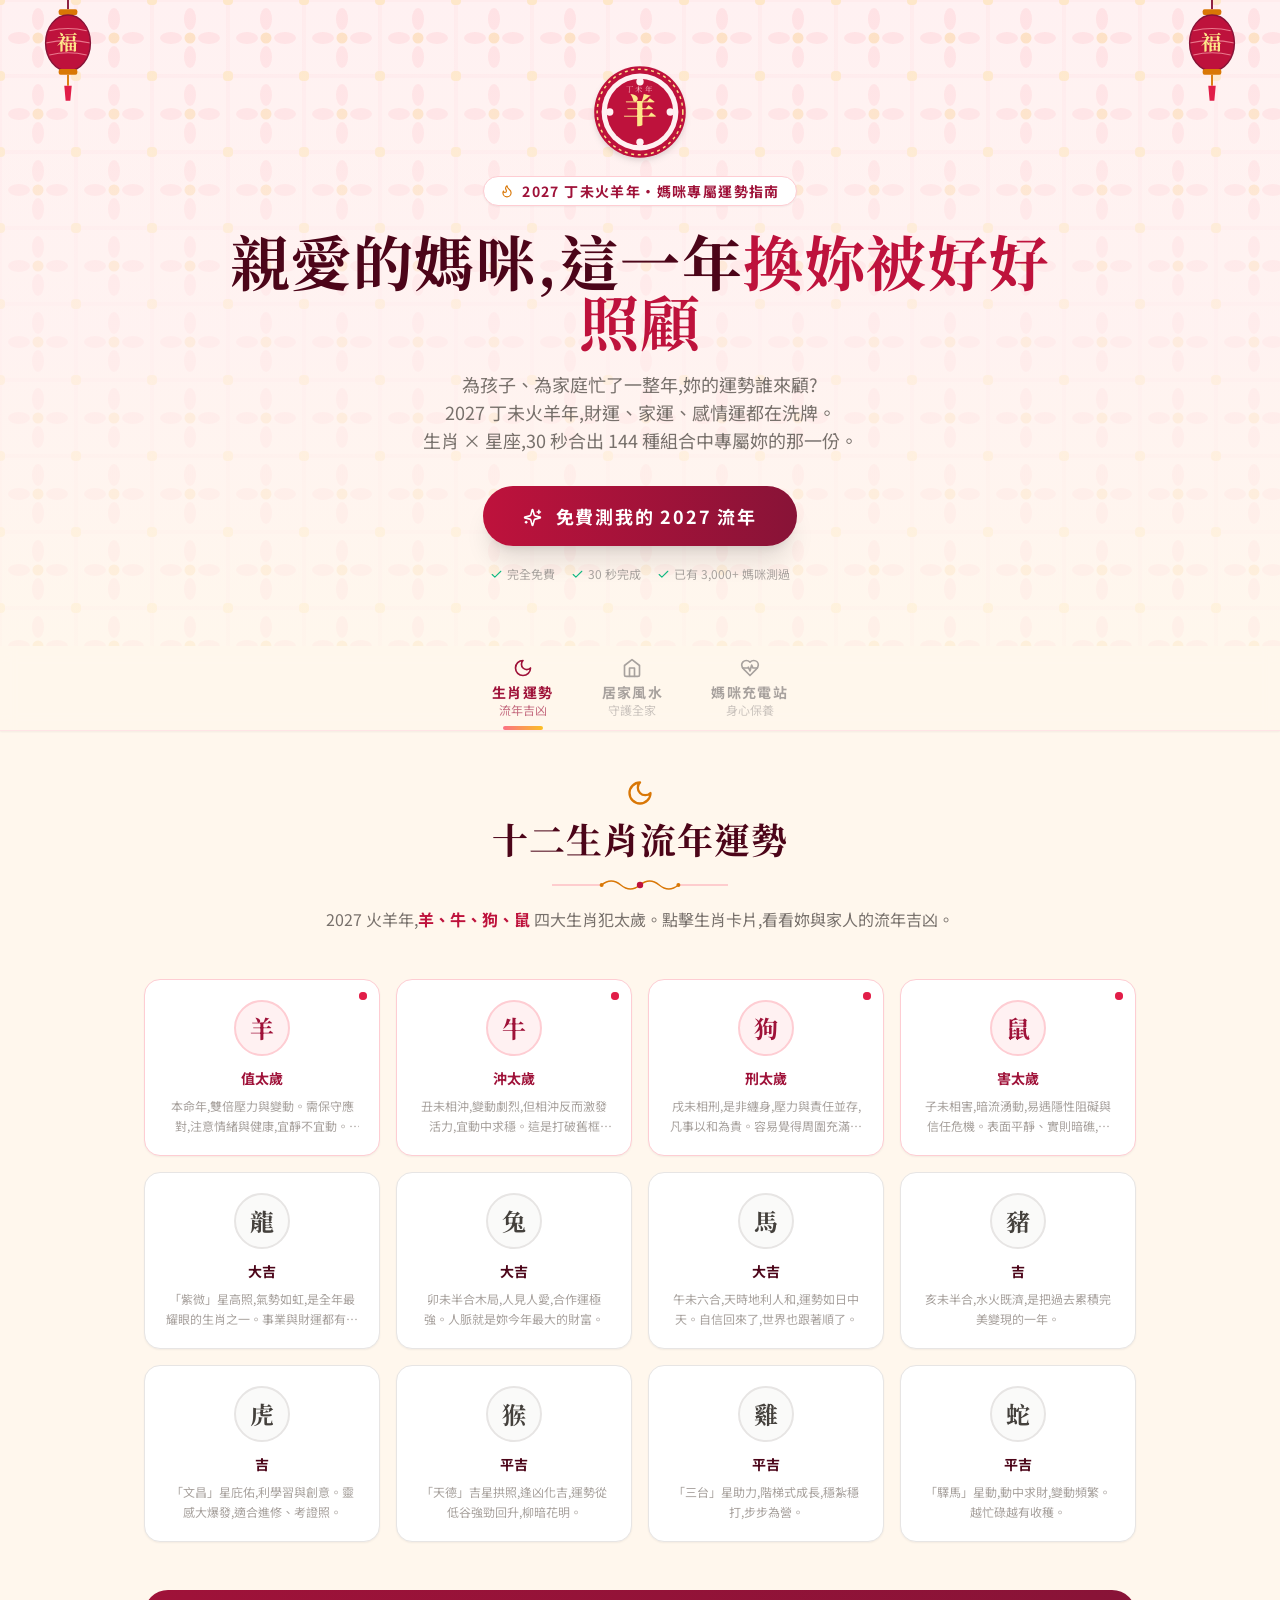
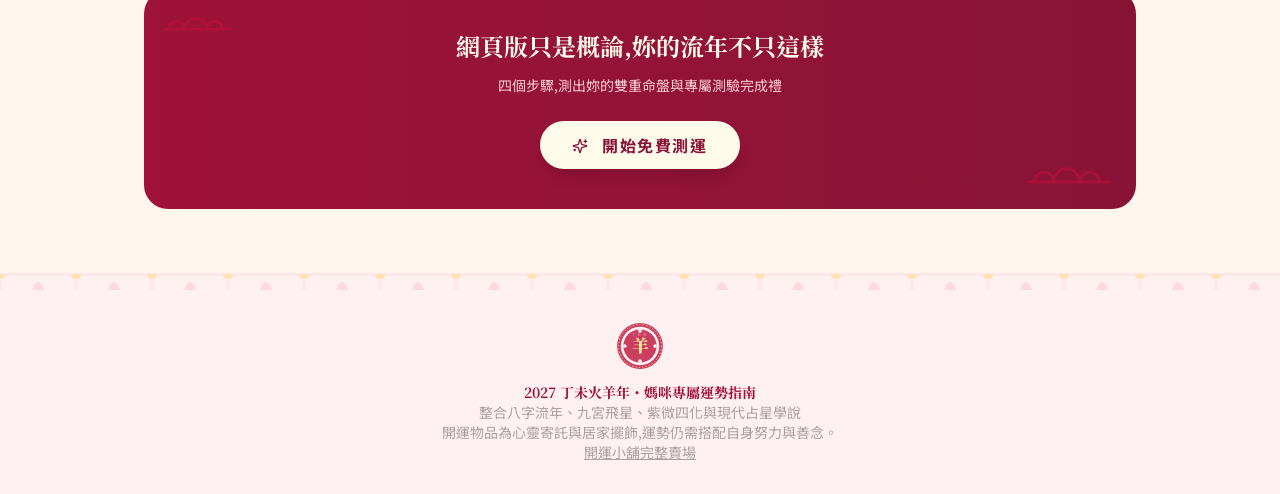
<file: index.html>
<!DOCTYPE html>
<html lang="zh-TW">
  <head>
    <meta charset="UTF-8" />
    <meta name="viewport" content="width=device-width, initial-scale=1.0" />
    <meta name="description" content="2027丁未火羊年媽咪專屬運勢指南。生肖×星座雙重命盤，免費測流年吉凶，守護全家也疼愛自己。開運好物全台7-11取貨付款。" />
    <meta name="keywords" content="2027運勢,丁未年,犯太歲,生肖運勢,星座,媽咪,開運,風水,御守,粉晶,黑曜石" />
    <!-- Open Graph (FB/Line 分享預覽) -->
    <meta property="og:title" content="2027丁未火羊年・媽咪專屬運勢指南" />
    <meta property="og:description" content="生肖×星座雙重命盤，30秒測出妳的流年吉凶。免費開運三招＋開運好物7-11取貨付款。" />
    <meta property="og:type" content="website" />
    <meta property="og:locale" content="zh_TW" />
    <title>2027丁未火羊年・媽咪專屬運勢指南</title>
    <link rel="icon" type="image/svg+xml" href="data:image/svg+xml,<svg xmlns='http://www.w3.org/2000/svg' viewBox='0 0 100 100'><text y='.9em' font-size='90'>🐑</text></svg>" />
    <script type="module" crossorigin src="./assets/index-Btu4S-bK.js"></script>
    <link rel="stylesheet" crossorigin href="./assets/index-BE7GidxX.css">
  </head>
  <body>
    <div id="root"></div>
  </body>
</html>
</file>
<file: assets/index-BE7GidxX.css>
*,:before,:after{--tw-border-spacing-x: 0;--tw-border-spacing-y: 0;--tw-translate-x: 0;--tw-translate-y: 0;--tw-rotate: 0;--tw-skew-x: 0;--tw-skew-y: 0;--tw-scale-x: 1;--tw-scale-y: 1;--tw-pan-x: ;--tw-pan-y: ;--tw-pinch-zoom: ;--tw-scroll-snap-strictness: proximity;--tw-gradient-from-position: ;--tw-gradient-via-position: ;--tw-gradient-to-position: ;--tw-ordinal: ;--tw-slashed-zero: ;--tw-numeric-figure: ;--tw-numeric-spacing: ;--tw-numeric-fraction: ;--tw-ring-inset: ;--tw-ring-offset-width: 0px;--tw-ring-offset-color: #fff;--tw-ring-color: rgb(59 130 246 / .5);--tw-ring-offset-shadow: 0 0 #0000;--tw-ring-shadow: 0 0 #0000;--tw-shadow: 0 0 #0000;--tw-shadow-colored: 0 0 #0000;--tw-blur: ;--tw-brightness: ;--tw-contrast: ;--tw-grayscale: ;--tw-hue-rotate: ;--tw-invert: ;--tw-saturate: ;--tw-sepia: ;--tw-drop-shadow: ;--tw-backdrop-blur: ;--tw-backdrop-brightness: ;--tw-backdrop-contrast: ;--tw-backdrop-grayscale: ;--tw-backdrop-hue-rotate: ;--tw-backdrop-invert: ;--tw-backdrop-opacity: ;--tw-backdrop-saturate: ;--tw-backdrop-sepia: ;--tw-contain-size: ;--tw-contain-layout: ;--tw-contain-paint: ;--tw-contain-style: }::backdrop{--tw-border-spacing-x: 0;--tw-border-spacing-y: 0;--tw-translate-x: 0;--tw-translate-y: 0;--tw-rotate: 0;--tw-skew-x: 0;--tw-skew-y: 0;--tw-scale-x: 1;--tw-scale-y: 1;--tw-pan-x: ;--tw-pan-y: ;--tw-pinch-zoom: ;--tw-scroll-snap-strictness: proximity;--tw-gradient-from-position: ;--tw-gradient-via-position: ;--tw-gradient-to-position: ;--tw-ordinal: ;--tw-slashed-zero: ;--tw-numeric-figure: ;--tw-numeric-spacing: ;--tw-numeric-fraction: ;--tw-ring-inset: ;--tw-ring-offset-width: 0px;--tw-ring-offset-color: #fff;--tw-ring-color: rgb(59 130 246 / .5);--tw-ring-offset-shadow: 0 0 #0000;--tw-ring-shadow: 0 0 #0000;--tw-shadow: 0 0 #0000;--tw-shadow-colored: 0 0 #0000;--tw-blur: ;--tw-brightness: ;--tw-contrast: ;--tw-grayscale: ;--tw-hue-rotate: ;--tw-invert: ;--tw-saturate: ;--tw-sepia: ;--tw-drop-shadow: ;--tw-backdrop-blur: ;--tw-backdrop-brightness: ;--tw-backdrop-contrast: ;--tw-backdrop-grayscale: ;--tw-backdrop-hue-rotate: ;--tw-backdrop-invert: ;--tw-backdrop-opacity: ;--tw-backdrop-saturate: ;--tw-backdrop-sepia: ;--tw-contain-size: ;--tw-contain-layout: ;--tw-contain-paint: ;--tw-contain-style: }*,:before,:after{box-sizing:border-box;border-width:0;border-style:solid;border-color:#e5e7eb}:before,:after{--tw-content: ""}html,:host{line-height:1.5;-webkit-text-size-adjust:100%;-moz-tab-size:4;-o-tab-size:4;tab-size:4;font-family:ui-sans-serif,system-ui,sans-serif,"Apple Color Emoji","Segoe UI Emoji",Segoe UI Symbol,"Noto Color Emoji";font-feature-settings:normal;font-variation-settings:normal;-webkit-tap-highlight-color:transparent}body{margin:0;line-height:inherit}hr{height:0;color:inherit;border-top-width:1px}abbr:where([title]){-webkit-text-decoration:underline dotted;text-decoration:underline dotted}h1,h2,h3,h4,h5,h6{font-size:inherit;font-weight:inherit}a{color:inherit;text-decoration:inherit}b,strong{font-weight:bolder}code,kbd,samp,pre{font-family:ui-monospace,SFMono-Regular,Menlo,Monaco,Consolas,Liberation Mono,Courier New,monospace;font-feature-settings:normal;font-variation-settings:normal;font-size:1em}small{font-size:80%}sub,sup{font-size:75%;line-height:0;position:relative;vertical-align:baseline}sub{bottom:-.25em}sup{top:-.5em}table{text-indent:0;border-color:inherit;border-collapse:collapse}button,input,optgroup,select,textarea{font-family:inherit;font-feature-settings:inherit;font-variation-settings:inherit;font-size:100%;font-weight:inherit;line-height:inherit;letter-spacing:inherit;color:inherit;margin:0;padding:0}button,select{text-transform:none}button,input:where([type=button]),input:where([type=reset]),input:where([type=submit]){-webkit-appearance:button;background-color:transparent;background-image:none}:-moz-focusring{outline:auto}:-moz-ui-invalid{box-shadow:none}progress{vertical-align:baseline}::-webkit-inner-spin-button,::-webkit-outer-spin-button{height:auto}[type=search]{-webkit-appearance:textfield;outline-offset:-2px}::-webkit-search-decoration{-webkit-appearance:none}::-webkit-file-upload-button{-webkit-appearance:button;font:inherit}summary{display:list-item}blockquote,dl,dd,h1,h2,h3,h4,h5,h6,hr,figure,p,pre{margin:0}fieldset{margin:0;padding:0}legend{padding:0}ol,ul,menu{list-style:none;margin:0;padding:0}dialog{padding:0}textarea{resize:vertical}input::-moz-placeholder,textarea::-moz-placeholder{opacity:1;color:#9ca3af}input::placeholder,textarea::placeholder{opacity:1;color:#9ca3af}button,[role=button]{cursor:pointer}:disabled{cursor:default}img,svg,video,canvas,audio,iframe,embed,object{display:block;vertical-align:middle}img,video{max-width:100%;height:auto}[hidden]:where(:not([hidden=until-found])){display:none}.pointer-events-none{pointer-events:none}.fixed{position:fixed}.absolute{position:absolute}.relative{position:relative}.sticky{position:sticky}.inset-0{top:0;right:0;bottom:0;left:0}.-bottom-2{bottom:-.5rem}.-left-3{left:-.75rem}.-right-3{right:-.75rem}.-top-3{top:-.75rem}.bottom-0{bottom:0}.bottom-4{bottom:1rem}.left-0{left:0}.left-1\/2{left:50%}.left-3{left:.75rem}.left-4{left:1rem}.right-12{right:3rem}.right-3{right:.75rem}.right-4{right:1rem}.top-0{top:0}.top-3{top:.75rem}.top-4{top:1rem}.z-10{z-index:10}.z-30{z-index:30}.z-40{z-index:40}.z-50{z-index:50}.mx-auto{margin-left:auto;margin-right:auto}.my-1{margin-top:.25rem;margin-bottom:.25rem}.-mt-1{margin-top:-.25rem}.mb-1{margin-bottom:.25rem}.mb-1\.5{margin-bottom:.375rem}.mb-10{margin-bottom:2.5rem}.mb-2{margin-bottom:.5rem}.mb-3{margin-bottom:.75rem}.mb-4{margin-bottom:1rem}.mb-5{margin-bottom:1.25rem}.mb-6{margin-bottom:1.5rem}.mb-8{margin-bottom:2rem}.mr-1{margin-right:.25rem}.mr-2{margin-right:.5rem}.mt-0\.5{margin-top:.125rem}.mt-1{margin-top:.25rem}.mt-2{margin-top:.5rem}.mt-3{margin-top:.75rem}.mt-4{margin-top:1rem}.mt-5{margin-top:1.25rem}.line-clamp-2{overflow:hidden;display:-webkit-box;-webkit-box-orient:vertical;-webkit-line-clamp:2}.block{display:block}.inline-block{display:inline-block}.inline{display:inline}.flex{display:flex}.inline-flex{display:inline-flex}.grid{display:grid}.hidden{display:none}.h-1{height:.25rem}.h-14{height:3.5rem}.h-16{height:4rem}.h-2{height:.5rem}.h-4{height:1rem}.h-5{height:1.25rem}.h-full{height:100%}.max-h-screen{max-height:100vh}.min-h-screen{min-height:100vh}.w-10{width:2.5rem}.w-12{width:3rem}.w-14{width:3.5rem}.w-16{width:4rem}.w-2{width:.5rem}.w-20{width:5rem}.w-24{width:6rem}.w-4{width:1rem}.w-44{width:11rem}.w-5{width:1.25rem}.w-8{width:2rem}.w-full{width:100%}.min-w-0{min-width:0px}.max-w-2xl{max-width:42rem}.max-w-3xl{max-width:48rem}.max-w-4xl{max-width:56rem}.max-w-5xl{max-width:64rem}.max-w-lg{max-width:32rem}.max-w-xl{max-width:36rem}.flex-1{flex:1 1 0%}.shrink-0{flex-shrink:0}.-translate-x-1\/2{--tw-translate-x: -50%;transform:translate(var(--tw-translate-x),var(--tw-translate-y)) rotate(var(--tw-rotate)) skew(var(--tw-skew-x)) skewY(var(--tw-skew-y)) scaleX(var(--tw-scale-x)) scaleY(var(--tw-scale-y))}.transform{transform:translate(var(--tw-translate-x),var(--tw-translate-y)) rotate(var(--tw-rotate)) skew(var(--tw-skew-x)) skewY(var(--tw-skew-y)) scaleX(var(--tw-scale-x)) scaleY(var(--tw-scale-y))}@keyframes ping{75%,to{transform:scale(2);opacity:0}}.animate-ping{animation:ping 1s cubic-bezier(0,0,.2,1) infinite}.grid-cols-1{grid-template-columns:repeat(1,minmax(0,1fr))}.grid-cols-2{grid-template-columns:repeat(2,minmax(0,1fr))}.grid-cols-3{grid-template-columns:repeat(3,minmax(0,1fr))}.grid-cols-4{grid-template-columns:repeat(4,minmax(0,1fr))}.flex-col{flex-direction:column}.flex-wrap{flex-wrap:wrap}.items-start{align-items:flex-start}.items-end{align-items:flex-end}.items-center{align-items:center}.justify-center{justify-content:center}.justify-between{justify-content:space-between}.gap-1{gap:.25rem}.gap-2{gap:.5rem}.gap-2\.5{gap:.625rem}.gap-3{gap:.75rem}.gap-4{gap:1rem}.gap-5{gap:1.25rem}.space-y-10>:not([hidden])~:not([hidden]){--tw-space-y-reverse: 0;margin-top:calc(2.5rem * calc(1 - var(--tw-space-y-reverse)));margin-bottom:calc(2.5rem * var(--tw-space-y-reverse))}.space-y-12>:not([hidden])~:not([hidden]){--tw-space-y-reverse: 0;margin-top:calc(3rem * calc(1 - var(--tw-space-y-reverse)));margin-bottom:calc(3rem * var(--tw-space-y-reverse))}.space-y-2>:not([hidden])~:not([hidden]){--tw-space-y-reverse: 0;margin-top:calc(.5rem * calc(1 - var(--tw-space-y-reverse)));margin-bottom:calc(.5rem * var(--tw-space-y-reverse))}.space-y-2\.5>:not([hidden])~:not([hidden]){--tw-space-y-reverse: 0;margin-top:calc(.625rem * calc(1 - var(--tw-space-y-reverse)));margin-bottom:calc(.625rem * var(--tw-space-y-reverse))}.space-y-3>:not([hidden])~:not([hidden]){--tw-space-y-reverse: 0;margin-top:calc(.75rem * calc(1 - var(--tw-space-y-reverse)));margin-bottom:calc(.75rem * var(--tw-space-y-reverse))}.space-y-4>:not([hidden])~:not([hidden]){--tw-space-y-reverse: 0;margin-top:calc(1rem * calc(1 - var(--tw-space-y-reverse)));margin-bottom:calc(1rem * var(--tw-space-y-reverse))}.space-y-5>:not([hidden])~:not([hidden]){--tw-space-y-reverse: 0;margin-top:calc(1.25rem * calc(1 - var(--tw-space-y-reverse)));margin-bottom:calc(1.25rem * var(--tw-space-y-reverse))}.space-y-8>:not([hidden])~:not([hidden]){--tw-space-y-reverse: 0;margin-top:calc(2rem * calc(1 - var(--tw-space-y-reverse)));margin-bottom:calc(2rem * var(--tw-space-y-reverse))}.self-start{align-self:flex-start}.overflow-hidden{overflow:hidden}.overflow-x-auto{overflow-x:auto}.overflow-y-auto{overflow-y:auto}.whitespace-nowrap{white-space:nowrap}.rounded-2xl{border-radius:1rem}.rounded-3xl{border-radius:1.5rem}.rounded-full{border-radius:9999px}.rounded-lg{border-radius:.5rem}.rounded-xl{border-radius:.75rem}.rounded-t-3xl{border-top-left-radius:1.5rem;border-top-right-radius:1.5rem}.border{border-width:1px}.border-2{border-width:2px}.border-b{border-bottom-width:1px}.border-b-2{border-bottom-width:2px}.border-t{border-top-width:1px}.border-amber-200{--tw-border-opacity: 1;border-color:rgb(253 230 138 / var(--tw-border-opacity, 1))}.border-amber-300{--tw-border-opacity: 1;border-color:rgb(252 211 77 / var(--tw-border-opacity, 1))}.border-emerald-200{--tw-border-opacity: 1;border-color:rgb(167 243 208 / var(--tw-border-opacity, 1))}.border-red-300{--tw-border-opacity: 1;border-color:rgb(252 165 165 / var(--tw-border-opacity, 1))}.border-rose-100{--tw-border-opacity: 1;border-color:rgb(255 228 230 / var(--tw-border-opacity, 1))}.border-rose-200{--tw-border-opacity: 1;border-color:rgb(254 205 211 / var(--tw-border-opacity, 1))}.border-rose-700{--tw-border-opacity: 1;border-color:rgb(190 18 60 / var(--tw-border-opacity, 1))}.border-stone-100{--tw-border-opacity: 1;border-color:rgb(245 245 244 / var(--tw-border-opacity, 1))}.border-stone-200{--tw-border-opacity: 1;border-color:rgb(231 229 228 / var(--tw-border-opacity, 1))}.border-transparent{border-color:transparent}.bg-amber-100{--tw-bg-opacity: 1;background-color:rgb(254 243 199 / var(--tw-bg-opacity, 1))}.bg-amber-300{--tw-bg-opacity: 1;background-color:rgb(252 211 77 / var(--tw-bg-opacity, 1))}.bg-amber-50{--tw-bg-opacity: 1;background-color:rgb(255 251 235 / var(--tw-bg-opacity, 1))}.bg-amber-500{--tw-bg-opacity: 1;background-color:rgb(245 158 11 / var(--tw-bg-opacity, 1))}.bg-emerald-100{--tw-bg-opacity: 1;background-color:rgb(209 250 229 / var(--tw-bg-opacity, 1))}.bg-emerald-50{--tw-bg-opacity: 1;background-color:rgb(236 253 245 / var(--tw-bg-opacity, 1))}.bg-orange-50{--tw-bg-opacity: 1;background-color:rgb(255 247 237 / var(--tw-bg-opacity, 1))}.bg-red-100{--tw-bg-opacity: 1;background-color:rgb(254 226 226 / var(--tw-bg-opacity, 1))}.bg-rose-100{--tw-bg-opacity: 1;background-color:rgb(255 228 230 / var(--tw-bg-opacity, 1))}.bg-rose-400{--tw-bg-opacity: 1;background-color:rgb(251 113 133 / var(--tw-bg-opacity, 1))}.bg-rose-50{--tw-bg-opacity: 1;background-color:rgb(255 241 242 / var(--tw-bg-opacity, 1))}.bg-rose-600{--tw-bg-opacity: 1;background-color:rgb(225 29 72 / var(--tw-bg-opacity, 1))}.bg-rose-700{--tw-bg-opacity: 1;background-color:rgb(190 18 60 / var(--tw-bg-opacity, 1))}.bg-rose-950{--tw-bg-opacity: 1;background-color:rgb(76 5 25 / var(--tw-bg-opacity, 1))}.bg-stone-100{--tw-bg-opacity: 1;background-color:rgb(245 245 244 / var(--tw-bg-opacity, 1))}.bg-stone-50{--tw-bg-opacity: 1;background-color:rgb(250 250 249 / var(--tw-bg-opacity, 1))}.bg-white{--tw-bg-opacity: 1;background-color:rgb(255 255 255 / var(--tw-bg-opacity, 1))}.bg-opacity-70{--tw-bg-opacity: .7}.bg-opacity-95{--tw-bg-opacity: .95}.bg-gradient-to-b{background-image:linear-gradient(to bottom,var(--tw-gradient-stops))}.bg-gradient-to-br{background-image:linear-gradient(to bottom right,var(--tw-gradient-stops))}.bg-gradient-to-r{background-image:linear-gradient(to right,var(--tw-gradient-stops))}.from-amber-50{--tw-gradient-from: #fffbeb var(--tw-gradient-from-position);--tw-gradient-to: rgb(255 251 235 / 0) var(--tw-gradient-to-position);--tw-gradient-stops: var(--tw-gradient-from), var(--tw-gradient-to)}.from-amber-500{--tw-gradient-from: #f59e0b var(--tw-gradient-from-position);--tw-gradient-to: rgb(245 158 11 / 0) var(--tw-gradient-to-position);--tw-gradient-stops: var(--tw-gradient-from), var(--tw-gradient-to)}.from-rose-400{--tw-gradient-from: #fb7185 var(--tw-gradient-from-position);--tw-gradient-to: rgb(251 113 133 / 0) var(--tw-gradient-to-position);--tw-gradient-stops: var(--tw-gradient-from), var(--tw-gradient-to)}.from-rose-50{--tw-gradient-from: #fff1f2 var(--tw-gradient-from-position);--tw-gradient-to: rgb(255 241 242 / 0) var(--tw-gradient-to-position);--tw-gradient-stops: var(--tw-gradient-from), var(--tw-gradient-to)}.from-rose-700{--tw-gradient-from: #be123c var(--tw-gradient-from-position);--tw-gradient-to: rgb(190 18 60 / 0) var(--tw-gradient-to-position);--tw-gradient-stops: var(--tw-gradient-from), var(--tw-gradient-to)}.from-rose-800{--tw-gradient-from: #9f1239 var(--tw-gradient-from-position);--tw-gradient-to: rgb(159 18 57 / 0) var(--tw-gradient-to-position);--tw-gradient-stops: var(--tw-gradient-from), var(--tw-gradient-to)}.from-rose-900{--tw-gradient-from: #881337 var(--tw-gradient-from-position);--tw-gradient-to: rgb(136 19 55 / 0) var(--tw-gradient-to-position);--tw-gradient-stops: var(--tw-gradient-from), var(--tw-gradient-to)}.from-transparent{--tw-gradient-from: transparent var(--tw-gradient-from-position);--tw-gradient-to: rgb(0 0 0 / 0) var(--tw-gradient-to-position);--tw-gradient-stops: var(--tw-gradient-from), var(--tw-gradient-to)}.via-rose-50{--tw-gradient-to: rgb(255 241 242 / 0) var(--tw-gradient-to-position);--tw-gradient-stops: var(--tw-gradient-from), #fff1f2 var(--tw-gradient-via-position), var(--tw-gradient-to)}.to-amber-400{--tw-gradient-to: #fbbf24 var(--tw-gradient-to-position)}.to-amber-600{--tw-gradient-to: #d97706 var(--tw-gradient-to-position)}.to-orange-50{--tw-gradient-to: #fff7ed var(--tw-gradient-to-position)}.to-rose-50{--tw-gradient-to: #fff1f2 var(--tw-gradient-to-position)}.to-rose-700{--tw-gradient-to: #be123c var(--tw-gradient-to-position)}.to-rose-800{--tw-gradient-to: #9f1239 var(--tw-gradient-to-position)}.to-rose-900{--tw-gradient-to: #881337 var(--tw-gradient-to-position)}.p-2{padding:.5rem}.p-3{padding:.75rem}.p-4{padding:1rem}.p-5{padding:1.25rem}.p-6{padding:1.5rem}.p-7{padding:1.75rem}.px-10{padding-left:2.5rem;padding-right:2.5rem}.px-2{padding-left:.5rem;padding-right:.5rem}.px-3{padding-left:.75rem;padding-right:.75rem}.px-4{padding-left:1rem;padding-right:1rem}.px-5{padding-left:1.25rem;padding-right:1.25rem}.px-6{padding-left:1.5rem;padding-right:1.5rem}.px-8{padding-left:2rem;padding-right:2rem}.py-1{padding-top:.25rem;padding-bottom:.25rem}.py-12{padding-top:3rem;padding-bottom:3rem}.py-2{padding-top:.5rem;padding-bottom:.5rem}.py-3{padding-top:.75rem;padding-bottom:.75rem}.py-4{padding-top:1rem;padding-bottom:1rem}.py-6{padding-top:1.5rem;padding-bottom:1.5rem}.py-8{padding-top:2rem;padding-bottom:2rem}.pb-12{padding-bottom:3rem}.pb-28{padding-bottom:7rem}.pb-5{padding-bottom:1.25rem}.pt-14{padding-top:3.5rem}.pt-2{padding-top:.5rem}.pt-4{padding-top:1rem}.pt-6{padding-top:1.5rem}.text-center{text-align:center}.text-2xl{font-size:1.5rem;line-height:2rem}.text-3xl{font-size:1.875rem;line-height:2.25rem}.text-base{font-size:1rem;line-height:1.5rem}.text-lg{font-size:1.125rem;line-height:1.75rem}.text-sm{font-size:.875rem;line-height:1.25rem}.text-xl{font-size:1.25rem;line-height:1.75rem}.text-xs{font-size:.75rem;line-height:1rem}.font-bold{font-weight:700}.font-medium{font-weight:500}.leading-relaxed{line-height:1.625}.leading-snug{line-height:1.375}.tracking-wide{letter-spacing:.025em}.tracking-wider{letter-spacing:.05em}.tracking-widest{letter-spacing:.1em}.text-amber-100{--tw-text-opacity: 1;color:rgb(254 243 199 / var(--tw-text-opacity, 1))}.text-amber-50{--tw-text-opacity: 1;color:rgb(255 251 235 / var(--tw-text-opacity, 1))}.text-amber-500{--tw-text-opacity: 1;color:rgb(245 158 11 / var(--tw-text-opacity, 1))}.text-amber-600{--tw-text-opacity: 1;color:rgb(217 119 6 / var(--tw-text-opacity, 1))}.text-amber-700{--tw-text-opacity: 1;color:rgb(180 83 9 / var(--tw-text-opacity, 1))}.text-amber-800{--tw-text-opacity: 1;color:rgb(146 64 14 / var(--tw-text-opacity, 1))}.text-emerald-500{--tw-text-opacity: 1;color:rgb(16 185 129 / var(--tw-text-opacity, 1))}.text-emerald-600{--tw-text-opacity: 1;color:rgb(5 150 105 / var(--tw-text-opacity, 1))}.text-emerald-800{--tw-text-opacity: 1;color:rgb(6 95 70 / var(--tw-text-opacity, 1))}.text-red-800{--tw-text-opacity: 1;color:rgb(153 27 27 / var(--tw-text-opacity, 1))}.text-rose-200{--tw-text-opacity: 1;color:rgb(254 205 211 / var(--tw-text-opacity, 1))}.text-rose-400{--tw-text-opacity: 1;color:rgb(251 113 133 / var(--tw-text-opacity, 1))}.text-rose-500{--tw-text-opacity: 1;color:rgb(244 63 94 / var(--tw-text-opacity, 1))}.text-rose-600{--tw-text-opacity: 1;color:rgb(225 29 72 / var(--tw-text-opacity, 1))}.text-rose-700{--tw-text-opacity: 1;color:rgb(190 18 60 / var(--tw-text-opacity, 1))}.text-rose-800{--tw-text-opacity: 1;color:rgb(159 18 57 / var(--tw-text-opacity, 1))}.text-rose-900{--tw-text-opacity: 1;color:rgb(136 19 55 / var(--tw-text-opacity, 1))}.text-rose-950{--tw-text-opacity: 1;color:rgb(76 5 25 / var(--tw-text-opacity, 1))}.text-sky-600{--tw-text-opacity: 1;color:rgb(2 132 199 / var(--tw-text-opacity, 1))}.text-stone-400{--tw-text-opacity: 1;color:rgb(168 162 158 / var(--tw-text-opacity, 1))}.text-stone-500{--tw-text-opacity: 1;color:rgb(120 113 108 / var(--tw-text-opacity, 1))}.text-stone-600{--tw-text-opacity: 1;color:rgb(87 83 78 / var(--tw-text-opacity, 1))}.text-stone-700{--tw-text-opacity: 1;color:rgb(68 64 60 / var(--tw-text-opacity, 1))}.text-white{--tw-text-opacity: 1;color:rgb(255 255 255 / var(--tw-text-opacity, 1))}.underline{text-decoration-line:underline}.opacity-20{opacity:.2}.opacity-30{opacity:.3}.opacity-60{opacity:.6}.opacity-70{opacity:.7}.opacity-75{opacity:.75}.opacity-80{opacity:.8}.shadow{--tw-shadow: 0 1px 3px 0 rgb(0 0 0 / .1), 0 1px 2px -1px rgb(0 0 0 / .1);--tw-shadow-colored: 0 1px 3px 0 var(--tw-shadow-color), 0 1px 2px -1px var(--tw-shadow-color);box-shadow:var(--tw-ring-offset-shadow, 0 0 #0000),var(--tw-ring-shadow, 0 0 #0000),var(--tw-shadow)}.shadow-2xl{--tw-shadow: 0 25px 50px -12px rgb(0 0 0 / .25);--tw-shadow-colored: 0 25px 50px -12px var(--tw-shadow-color);box-shadow:var(--tw-ring-offset-shadow, 0 0 #0000),var(--tw-ring-shadow, 0 0 #0000),var(--tw-shadow)}.shadow-lg{--tw-shadow: 0 10px 15px -3px rgb(0 0 0 / .1), 0 4px 6px -4px rgb(0 0 0 / .1);--tw-shadow-colored: 0 10px 15px -3px var(--tw-shadow-color), 0 4px 6px -4px var(--tw-shadow-color);box-shadow:var(--tw-ring-offset-shadow, 0 0 #0000),var(--tw-ring-shadow, 0 0 #0000),var(--tw-shadow)}.shadow-sm{--tw-shadow: 0 1px 2px 0 rgb(0 0 0 / .05);--tw-shadow-colored: 0 1px 2px 0 var(--tw-shadow-color);box-shadow:var(--tw-ring-offset-shadow, 0 0 #0000),var(--tw-ring-shadow, 0 0 #0000),var(--tw-shadow)}.shadow-xl{--tw-shadow: 0 20px 25px -5px rgb(0 0 0 / .1), 0 8px 10px -6px rgb(0 0 0 / .1);--tw-shadow-colored: 0 20px 25px -5px var(--tw-shadow-color), 0 8px 10px -6px var(--tw-shadow-color);box-shadow:var(--tw-ring-offset-shadow, 0 0 #0000),var(--tw-ring-shadow, 0 0 #0000),var(--tw-shadow)}.ring-2{--tw-ring-offset-shadow: var(--tw-ring-inset) 0 0 0 var(--tw-ring-offset-width) var(--tw-ring-offset-color);--tw-ring-shadow: var(--tw-ring-inset) 0 0 0 calc(2px + var(--tw-ring-offset-width)) var(--tw-ring-color);box-shadow:var(--tw-ring-offset-shadow),var(--tw-ring-shadow),var(--tw-shadow, 0 0 #0000)}.ring-rose-400{--tw-ring-opacity: 1;--tw-ring-color: rgb(251 113 133 / var(--tw-ring-opacity, 1))}.drop-shadow-md{--tw-drop-shadow: drop-shadow(0 4px 3px rgb(0 0 0 / .07)) drop-shadow(0 2px 2px rgb(0 0 0 / .06));filter:var(--tw-blur) var(--tw-brightness) var(--tw-contrast) var(--tw-grayscale) var(--tw-hue-rotate) var(--tw-invert) var(--tw-saturate) var(--tw-sepia) var(--tw-drop-shadow)}.backdrop-blur{--tw-backdrop-blur: blur(8px);-webkit-backdrop-filter:var(--tw-backdrop-blur) var(--tw-backdrop-brightness) var(--tw-backdrop-contrast) var(--tw-backdrop-grayscale) var(--tw-backdrop-hue-rotate) var(--tw-backdrop-invert) var(--tw-backdrop-opacity) var(--tw-backdrop-saturate) var(--tw-backdrop-sepia);backdrop-filter:var(--tw-backdrop-blur) var(--tw-backdrop-brightness) var(--tw-backdrop-contrast) var(--tw-backdrop-grayscale) var(--tw-backdrop-hue-rotate) var(--tw-backdrop-invert) var(--tw-backdrop-opacity) var(--tw-backdrop-saturate) var(--tw-backdrop-sepia)}.backdrop-blur-sm{--tw-backdrop-blur: blur(4px);-webkit-backdrop-filter:var(--tw-backdrop-blur) var(--tw-backdrop-brightness) var(--tw-backdrop-contrast) var(--tw-backdrop-grayscale) var(--tw-backdrop-hue-rotate) var(--tw-backdrop-invert) var(--tw-backdrop-opacity) var(--tw-backdrop-saturate) var(--tw-backdrop-sepia);backdrop-filter:var(--tw-backdrop-blur) var(--tw-backdrop-brightness) var(--tw-backdrop-contrast) var(--tw-backdrop-grayscale) var(--tw-backdrop-hue-rotate) var(--tw-backdrop-invert) var(--tw-backdrop-opacity) var(--tw-backdrop-saturate) var(--tw-backdrop-sepia)}.transition{transition-property:color,background-color,border-color,text-decoration-color,fill,stroke,opacity,box-shadow,transform,filter,backdrop-filter;transition-timing-function:cubic-bezier(.4,0,.2,1);transition-duration:.15s}.transition-all{transition-property:all;transition-timing-function:cubic-bezier(.4,0,.2,1);transition-duration:.15s}.transition-colors{transition-property:color,background-color,border-color,text-decoration-color,fill,stroke;transition-timing-function:cubic-bezier(.4,0,.2,1);transition-duration:.15s}.transition-transform{transition-property:transform;transition-timing-function:cubic-bezier(.4,0,.2,1);transition-duration:.15s}.duration-300{transition-duration:.3s}.ease-in-out{transition-timing-function:cubic-bezier(.4,0,.2,1)}*{-webkit-tap-highlight-color:transparent}html{scroll-behavior:smooth}body{font-family:Noto Sans TC,sans-serif;background-color:#fdf8f3}.hover\:-translate-y-1:hover{--tw-translate-y: -.25rem;transform:translate(var(--tw-translate-x),var(--tw-translate-y)) rotate(var(--tw-rotate)) skew(var(--tw-skew-x)) skewY(var(--tw-skew-y)) scaleX(var(--tw-scale-x)) scaleY(var(--tw-scale-y))}.hover\:scale-105:hover{--tw-scale-x: 1.05;--tw-scale-y: 1.05;transform:translate(var(--tw-translate-x),var(--tw-translate-y)) rotate(var(--tw-rotate)) skew(var(--tw-skew-x)) skewY(var(--tw-skew-y)) scaleX(var(--tw-scale-x)) scaleY(var(--tw-scale-y))}.hover\:border-amber-300:hover{--tw-border-opacity: 1;border-color:rgb(252 211 77 / var(--tw-border-opacity, 1))}.hover\:border-rose-200:hover{--tw-border-opacity: 1;border-color:rgb(254 205 211 / var(--tw-border-opacity, 1))}.hover\:border-rose-300:hover{--tw-border-opacity: 1;border-color:rgb(253 164 175 / var(--tw-border-opacity, 1))}.hover\:bg-stone-200:hover{--tw-bg-opacity: 1;background-color:rgb(231 229 228 / var(--tw-bg-opacity, 1))}.hover\:text-rose-700:hover{--tw-text-opacity: 1;color:rgb(190 18 60 / var(--tw-text-opacity, 1))}.hover\:text-rose-800:hover{--tw-text-opacity: 1;color:rgb(159 18 57 / var(--tw-text-opacity, 1))}.hover\:text-white:hover{--tw-text-opacity: 1;color:rgb(255 255 255 / var(--tw-text-opacity, 1))}.hover\:shadow-md:hover{--tw-shadow: 0 4px 6px -1px rgb(0 0 0 / .1), 0 2px 4px -2px rgb(0 0 0 / .1);--tw-shadow-colored: 0 4px 6px -1px var(--tw-shadow-color), 0 2px 4px -2px var(--tw-shadow-color);box-shadow:var(--tw-ring-offset-shadow, 0 0 #0000),var(--tw-ring-shadow, 0 0 #0000),var(--tw-shadow)}.group:hover .group-hover\:scale-110{--tw-scale-x: 1.1;--tw-scale-y: 1.1;transform:translate(var(--tw-translate-x),var(--tw-translate-y)) rotate(var(--tw-rotate)) skew(var(--tw-skew-x)) skewY(var(--tw-skew-y)) scaleX(var(--tw-scale-x)) scaleY(var(--tw-scale-y))}@media (min-width: 640px){.sm\:left-10{left:2.5rem}.sm\:right-10{right:2.5rem}.sm\:block{display:block}.sm\:hidden{display:none}.sm\:max-h-full{max-height:100%}.sm\:w-14{width:3.5rem}.sm\:w-24{width:6rem}.sm\:flex-none{flex:none}.sm\:grid-cols-2{grid-template-columns:repeat(2,minmax(0,1fr))}.sm\:grid-cols-3{grid-template-columns:repeat(3,minmax(0,1fr))}.sm\:items-center{align-items:center}.sm\:gap-3{gap:.75rem}.sm\:gap-4{gap:1rem}.sm\:rounded-3xl{border-radius:1.5rem}.sm\:p-10{padding:2.5rem}.sm\:p-4{padding:1rem}.sm\:p-5{padding:1.25rem}.sm\:p-6{padding:1.5rem}.sm\:px-6{padding-left:1.5rem;padding-right:1.5rem}.sm\:pb-16{padding-bottom:4rem}.sm\:pt-16{padding-top:4rem}.sm\:text-2xl{font-size:1.5rem;line-height:2rem}.sm\:text-5xl{font-size:3rem;line-height:1}.sm\:text-lg{font-size:1.125rem;line-height:1.75rem}.sm\:text-sm{font-size:.875rem;line-height:1.25rem}.sm\:text-xl{font-size:1.25rem;line-height:1.75rem}}@media (min-width: 768px){.md\:text-4xl{font-size:2.25rem;line-height:2.5rem}.md\:text-6xl{font-size:3.75rem;line-height:1}.md\:text-base{font-size:1rem;line-height:1.5rem}}@media (min-width: 1024px){.lg\:grid-cols-3{grid-template-columns:repeat(3,minmax(0,1fr))}.lg\:grid-cols-4{grid-template-columns:repeat(4,minmax(0,1fr))}}
</file>
